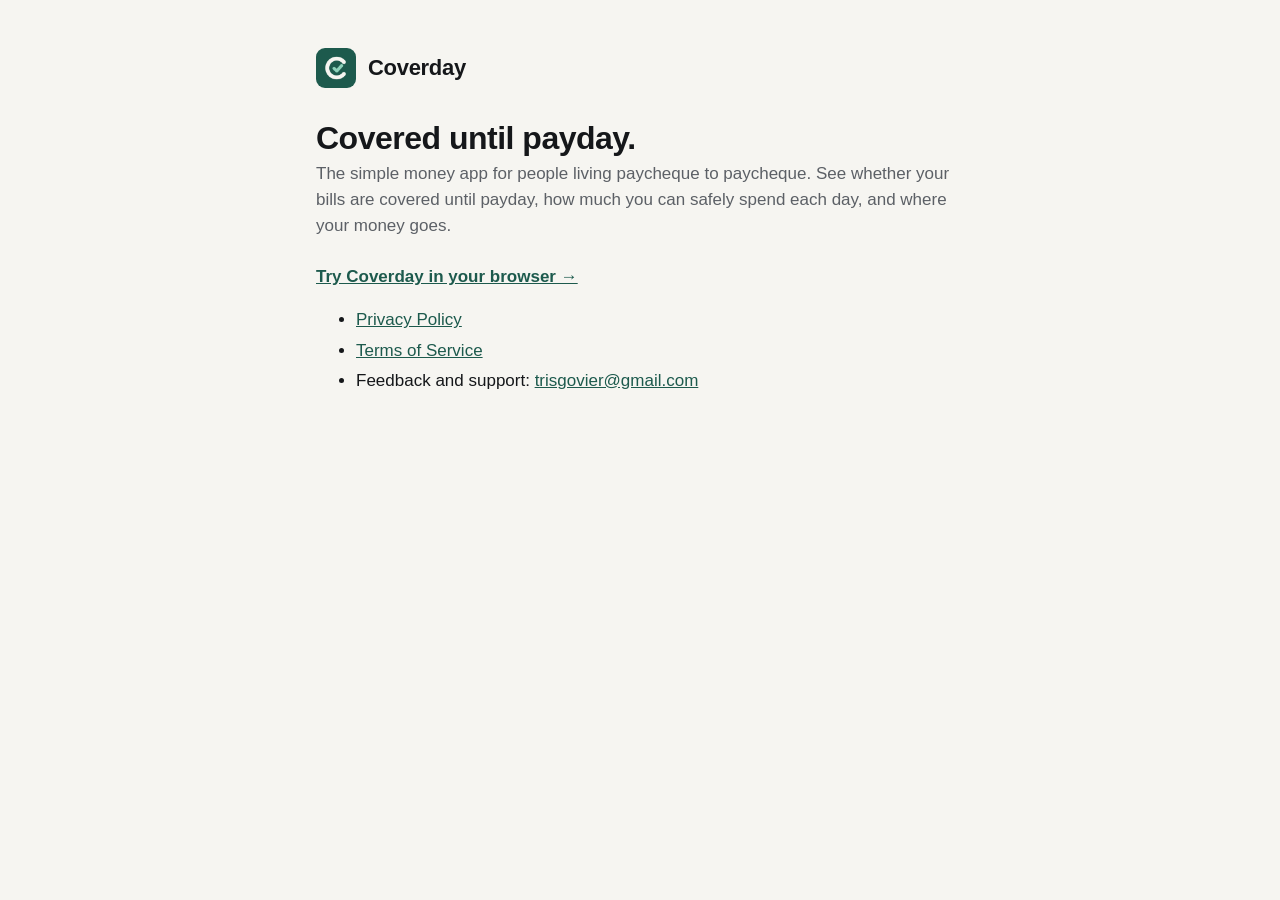
<file: index.html>
<!doctype html>
<html lang="en"><head><meta charset="utf-8"><meta name="viewport" content="width=device-width,initial-scale=1">
<title>Coverday</title><meta name="description" content="The simple money app for people living paycheque to paycheque."><link rel="icon" href="icon.png"><link rel="stylesheet" href="_style.css"></head>
<body><main>
<header><img src="icon.png" alt=""><span>Coverday</span></header>
<h1>Covered until payday.</h1>
<p class="meta">The simple money app for people living paycheque to paycheque. See whether your bills are covered until payday, how much you can safely spend each day, and where your money goes.</p>
<p><a href="https://coverday.expo.app"><strong>Try Coverday in your browser →</strong></a></p>
<ul><li><a href="privacy.html">Privacy Policy</a></li><li><a href="terms.html">Terms of Service</a></li><li>Feedback and support: <a href="mailto:trisgovier@gmail.com">trisgovier@gmail.com</a></li></ul>
</main></body></html>
</file>
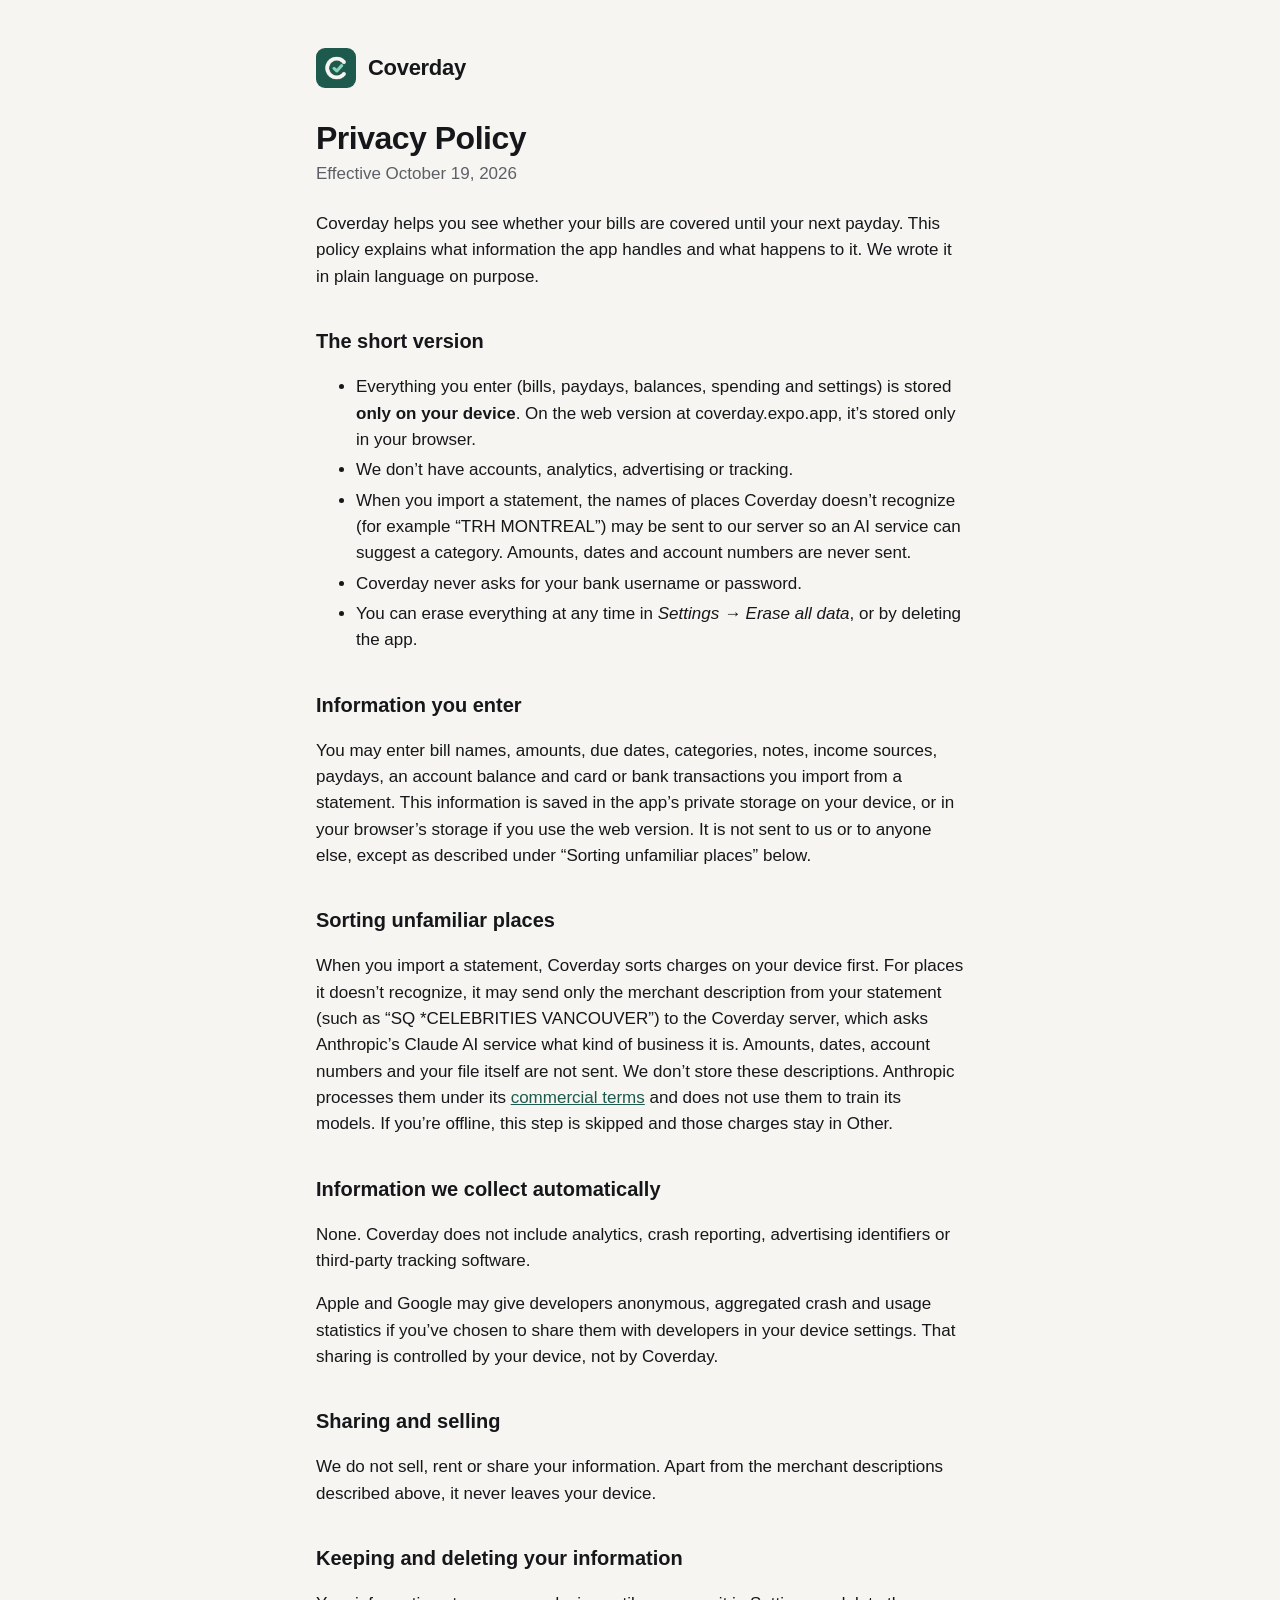
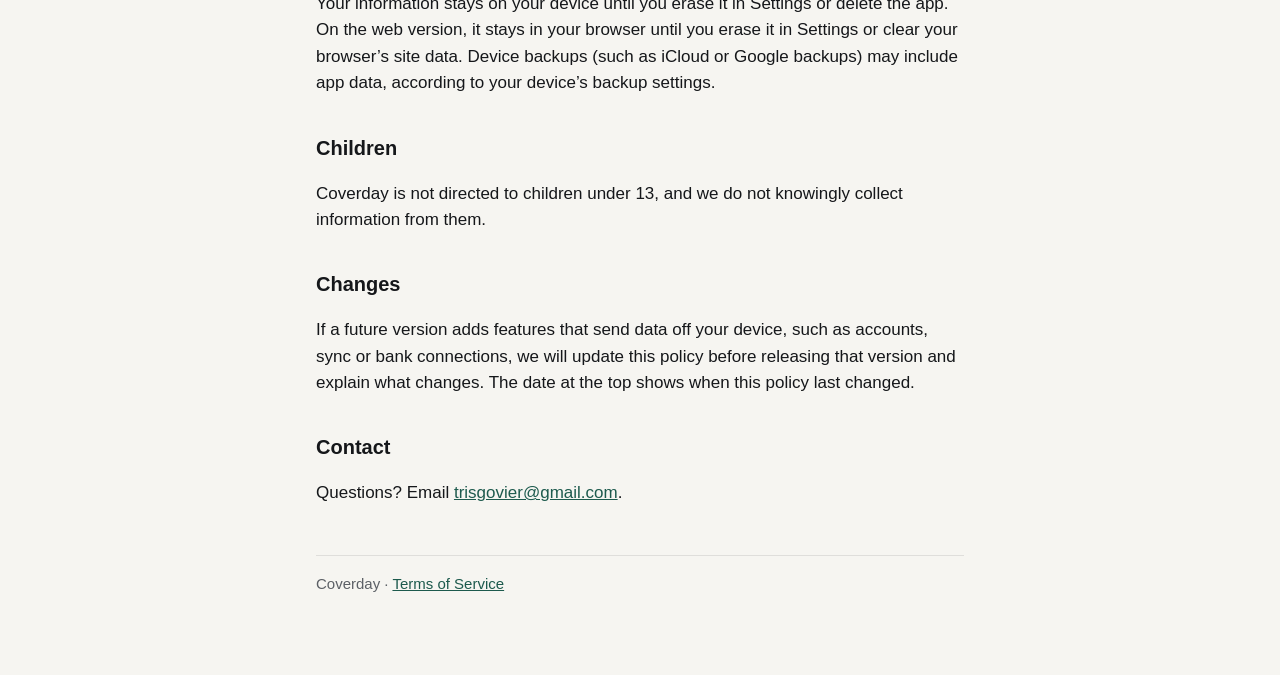
<file: privacy.html>
<!doctype html>
<html lang="en"><head><meta charset="utf-8"><meta name="viewport" content="width=device-width,initial-scale=1">
<title>Coverday Privacy Policy</title><link rel="icon" href="icon.png"><link rel="stylesheet" href="_style.css"></head>
<body><main>
<header><img src="icon.png" alt=""><span>Coverday</span></header>
<h1>Privacy Policy</h1>
<p class="meta">Effective October 19, 2026</p>

<p>Coverday helps you see whether your bills are covered until your next payday. This policy explains what information the app handles and what happens to it. We wrote it in plain language on purpose.</p>

<h2>The short version</h2>
<ul>
  <li>Everything you enter (bills, paydays, balances, spending and settings) is stored <strong>only on your device</strong>. On the web version at coverday.expo.app, it’s stored only in your browser.</li>
  <li>We don’t have accounts, analytics, advertising or tracking.</li>
  <li>When you import a statement, the names of places Coverday doesn’t recognize (for example “TRH MONTREAL”) may be sent to our server so an AI service can suggest a category. Amounts, dates and account numbers are never sent.</li>
  <li>Coverday never asks for your bank username or password.</li>
  <li>You can erase everything at any time in <em>Settings → Erase all data</em>, or by deleting the app.</li>
</ul>

<h2>Information you enter</h2>
<p>You may enter bill names, amounts, due dates, categories, notes, income sources, paydays, an account balance and card or bank transactions you import from a statement. This information is saved in the app’s private storage on your device, or in your browser’s storage if you use the web version. It is not sent to us or to anyone else, except as described under “Sorting unfamiliar places” below.</p>

<h2>Sorting unfamiliar places</h2>
<p>When you import a statement, Coverday sorts charges on your device first. For places it doesn’t recognize, it may send only the merchant description from your statement (such as “SQ *CELEBRITIES VANCOUVER”) to the Coverday server, which asks Anthropic’s Claude AI service what kind of business it is. Amounts, dates, account numbers and your file itself are not sent. We don’t store these descriptions. Anthropic processes them under its <a href="https://www.anthropic.com/legal/commercial-terms">commercial terms</a> and does not use them to train its models. If you’re offline, this step is skipped and those charges stay in Other.</p>

<h2>Information we collect automatically</h2>
<p>None. Coverday does not include analytics, crash reporting, advertising identifiers or third-party tracking software.</p>
<p>Apple and Google may give developers anonymous, aggregated crash and usage statistics if you’ve chosen to share them with developers in your device settings. That sharing is controlled by your device, not by Coverday.</p>

<h2>Sharing and selling</h2>
<p>We do not sell, rent or share your information. Apart from the merchant descriptions described above, it never leaves your device.</p>

<h2>Keeping and deleting your information</h2>
<p>Your information stays on your device until you erase it in Settings or delete the app. On the web version, it stays in your browser until you erase it in Settings or clear your browser’s site data. Device backups (such as iCloud or Google backups) may include app data, according to your device’s backup settings.</p>

<h2>Children</h2>
<p>Coverday is not directed to children under 13, and we do not knowingly collect information from them.</p>

<h2>Changes</h2>
<p>If a future version adds features that send data off your device, such as accounts, sync or bank connections, we will update this policy before releasing that version and explain what changes. The date at the top shows when this policy last changed.</p>

<h2>Contact</h2>
<p>Questions? Email <a href="mailto:trisgovier@gmail.com">trisgovier@gmail.com</a>.</p>

<footer>Coverday · <a href="terms.html">Terms of Service</a></footer>
</main></body></html>
</file>
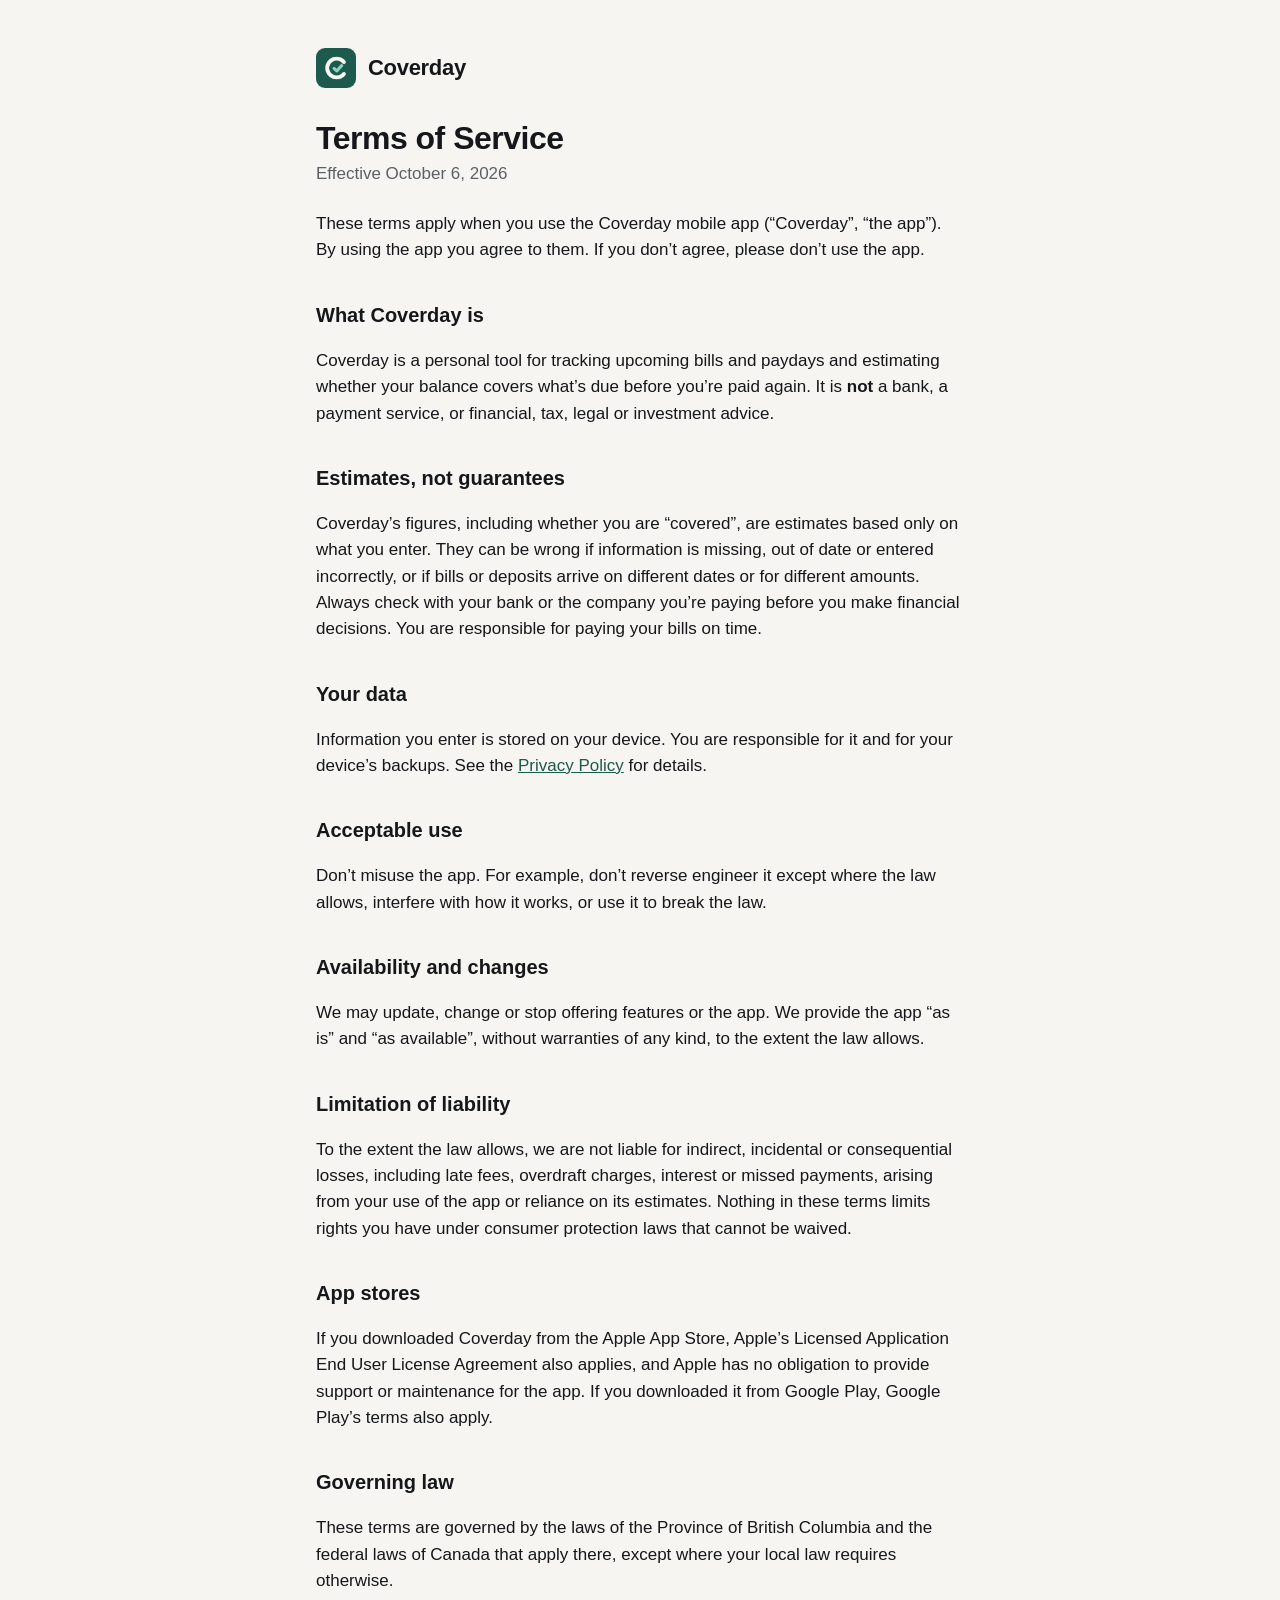
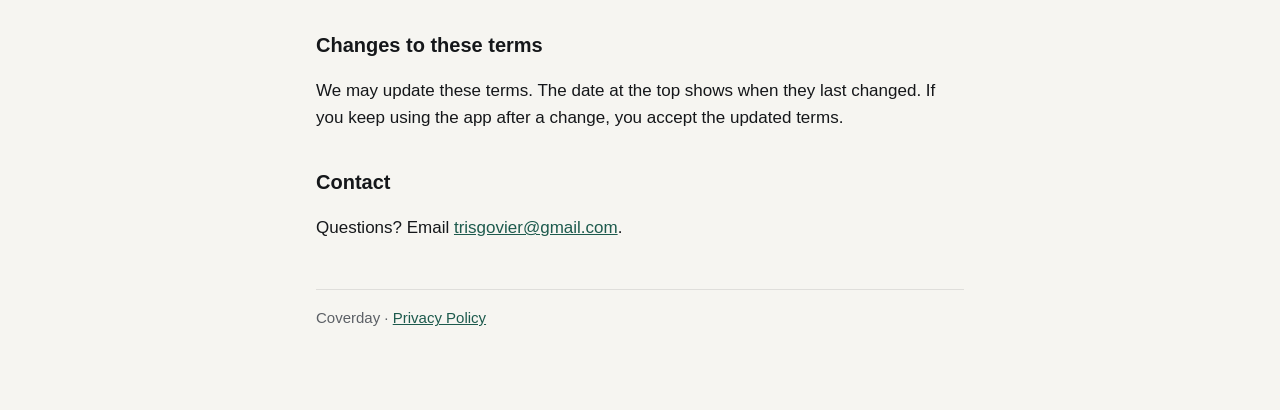
<file: terms.html>
<!doctype html>
<html lang="en"><head><meta charset="utf-8"><meta name="viewport" content="width=device-width,initial-scale=1">
<title>Coverday Terms of Service</title><link rel="icon" href="icon.png"><link rel="stylesheet" href="_style.css"></head>
<body><main>
<header><img src="icon.png" alt=""><span>Coverday</span></header>
<h1>Terms of Service</h1>
<p class="meta">Effective October 6, 2026</p>

<p>These terms apply when you use the Coverday mobile app (“Coverday”, “the app”). By using the app you agree to them. If you don’t agree, please don’t use the app.</p>

<h2>What Coverday is</h2>
<p>Coverday is a personal tool for tracking upcoming bills and paydays and estimating whether your balance covers what’s due before you’re paid again. It is <strong>not</strong> a bank, a payment service, or financial, tax, legal or investment advice.</p>

<h2>Estimates, not guarantees</h2>
<p>Coverday’s figures, including whether you are “covered”, are estimates based only on what you enter. They can be wrong if information is missing, out of date or entered incorrectly, or if bills or deposits arrive on different dates or for different amounts. Always check with your bank or the company you’re paying before you make financial decisions. You are responsible for paying your bills on time.</p>

<h2>Your data</h2>
<p>Information you enter is stored on your device. You are responsible for it and for your device’s backups. See the <a href="privacy.html">Privacy Policy</a> for details.</p>

<h2>Acceptable use</h2>
<p>Don’t misuse the app. For example, don’t reverse engineer it except where the law allows, interfere with how it works, or use it to break the law.</p>

<h2>Availability and changes</h2>
<p>We may update, change or stop offering features or the app. We provide the app “as is” and “as available”, without warranties of any kind, to the extent the law allows.</p>

<h2>Limitation of liability</h2>
<p>To the extent the law allows, we are not liable for indirect, incidental or consequential losses, including late fees, overdraft charges, interest or missed payments, arising from your use of the app or reliance on its estimates. Nothing in these terms limits rights you have under consumer protection laws that cannot be waived.</p>

<h2>App stores</h2>
<p>If you downloaded Coverday from the Apple App Store, Apple’s Licensed Application End User License Agreement also applies, and Apple has no obligation to provide support or maintenance for the app. If you downloaded it from Google Play, Google Play’s terms also apply.</p>

<h2>Governing law</h2>
<p>These terms are governed by the laws of the Province of British Columbia and the federal laws of Canada that apply there, except where your local law requires otherwise.</p>

<h2>Changes to these terms</h2>
<p>We may update these terms. The date at the top shows when they last changed. If you keep using the app after a change, you accept the updated terms.</p>

<h2>Contact</h2>
<p>Questions? Email <a href="mailto:trisgovier@gmail.com">trisgovier@gmail.com</a>.</p>

<footer>Coverday · <a href="privacy.html">Privacy Policy</a></footer>
</main></body></html>
</file>
<file: _style.css>
:root { --bg:#F6F5F1; --text:#15171A; --muted:#5C6066; --accent:#1D5A4D; --rule:rgba(21,23,26,.1); }
@media (prefers-color-scheme: dark) { :root { --bg:#0E0F10; --text:#F2F1EC; --muted:#A4A8AE; --accent:#8ED2BB; --rule:rgba(255,255,255,.1); } }
* { box-sizing: border-box; }
body { margin:0; background:var(--bg); color:var(--text); font:17px/1.55 -apple-system, BlinkMacSystemFont, "Segoe UI", Roboto, sans-serif; }
main { max-width:680px; margin:0 auto; padding:48px 16px 80px; }
header { display:flex; align-items:center; gap:12px; margin-bottom:32px; }
header img { width:40px; height:40px; border-radius:9px; }
header span { font-weight:700; font-size:22px; letter-spacing:-.3px; }
h1 { font-size:32px; line-height:1.15; letter-spacing:-.5px; margin:0 0 4px; }
h2 { font-size:20px; margin:36px 0 8px; }
.meta { color:var(--muted); margin:0 0 24px; }
a { color:var(--accent); }
li { margin:4px 0; }
footer { margin-top:48px; padding-top:16px; border-top:1px solid var(--rule); color:var(--muted); font-size:15px; }
</file>
